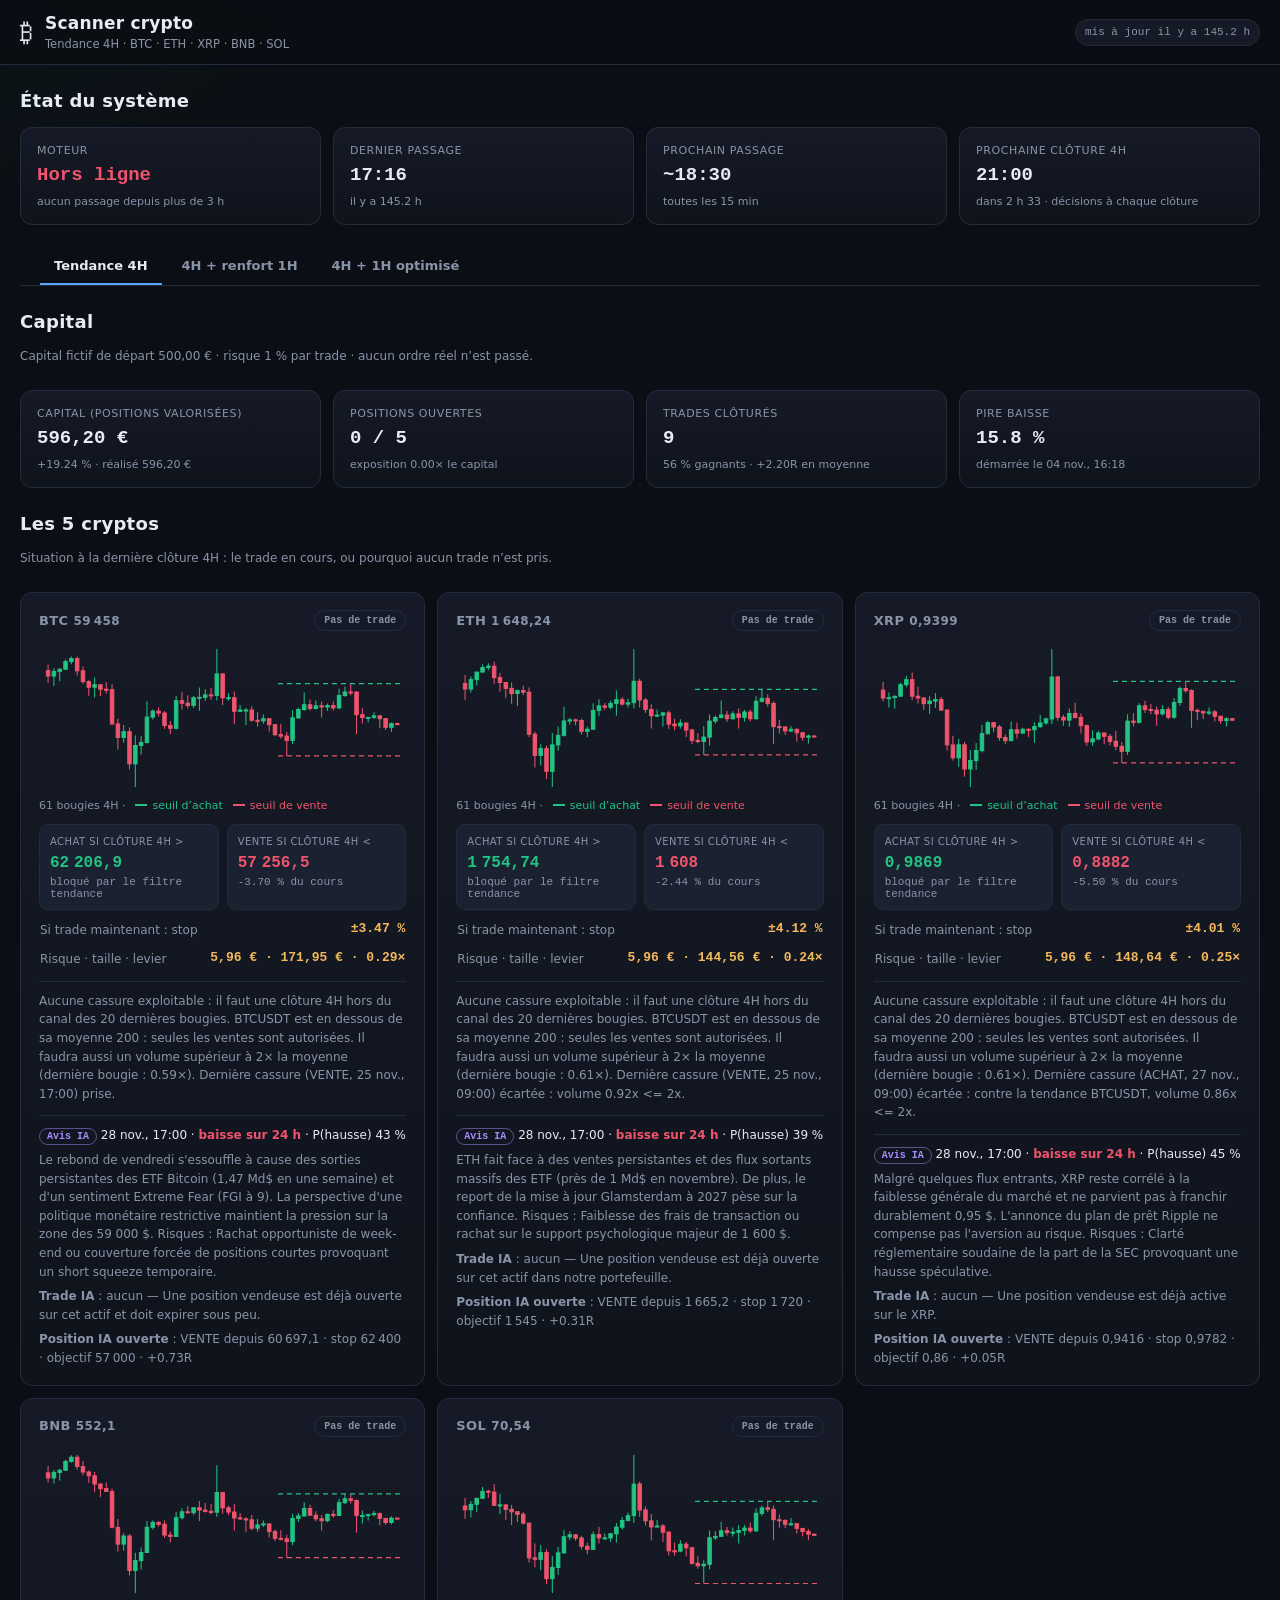
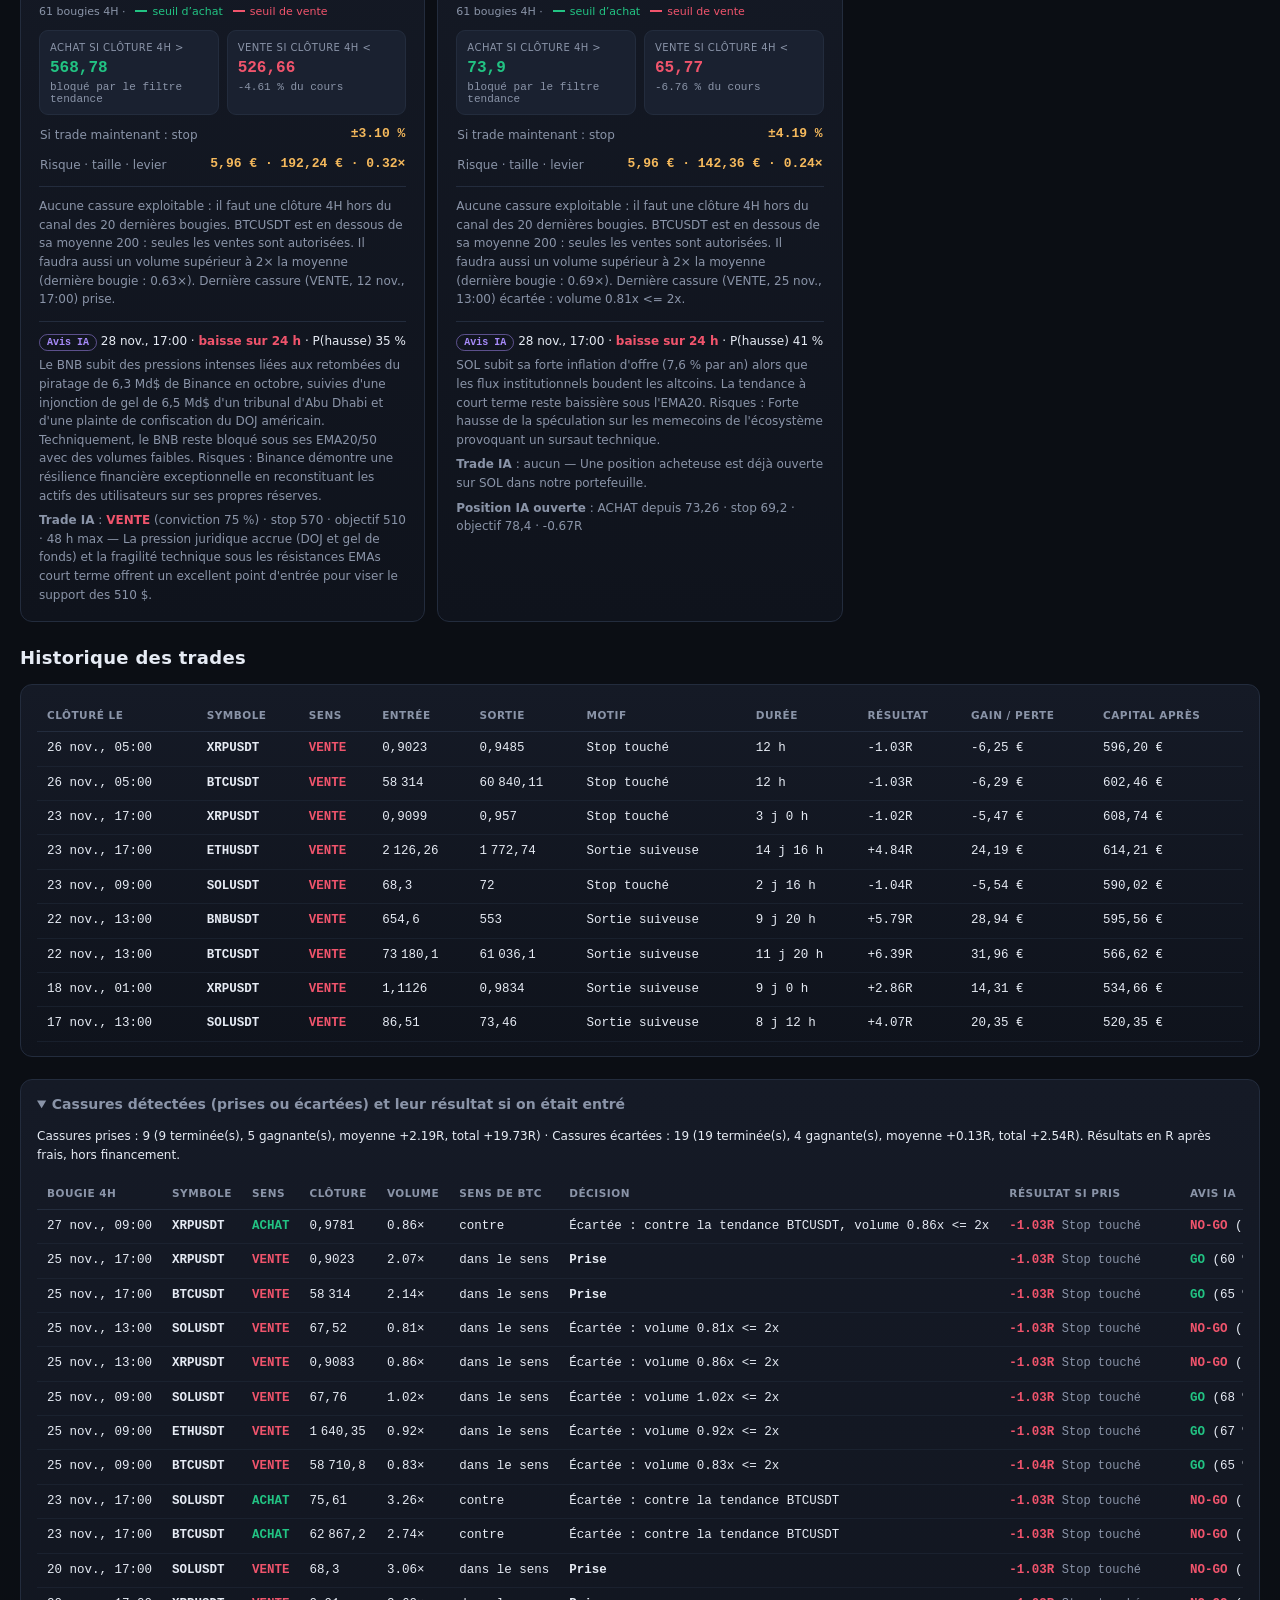
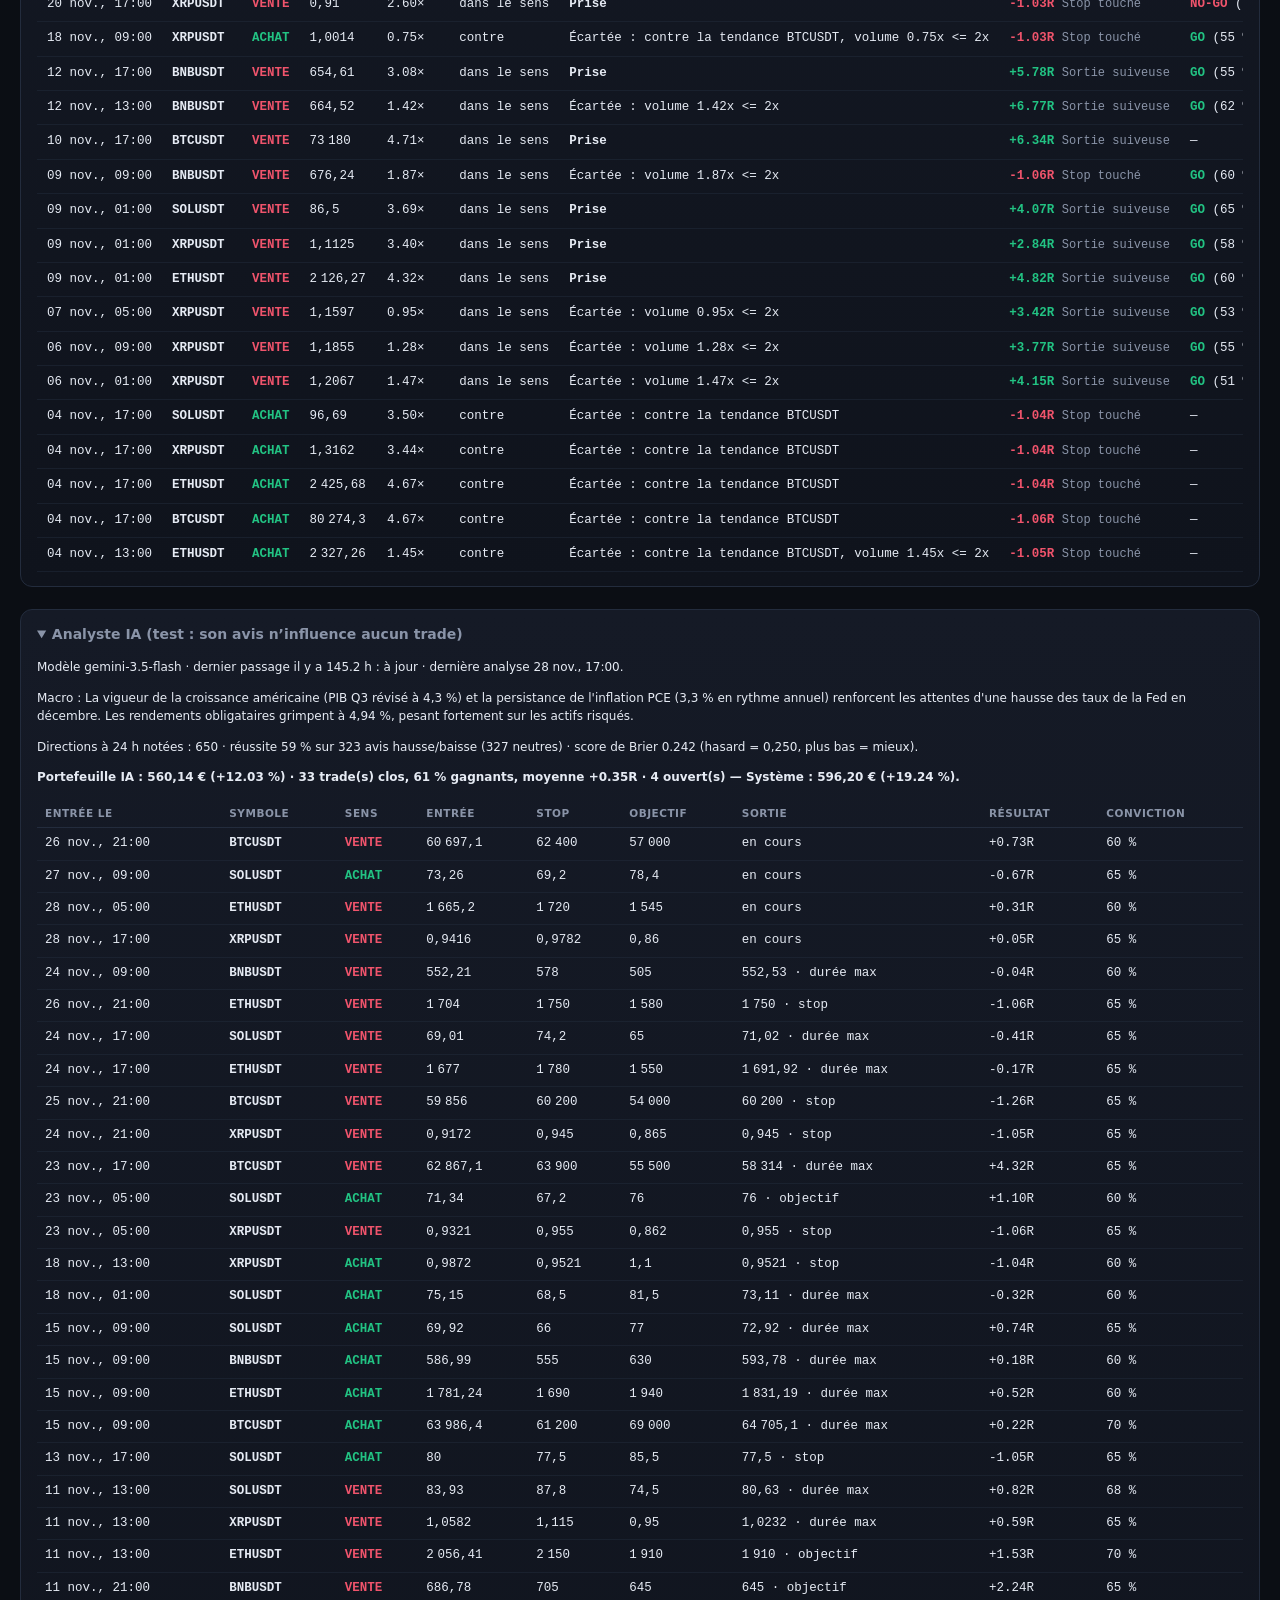
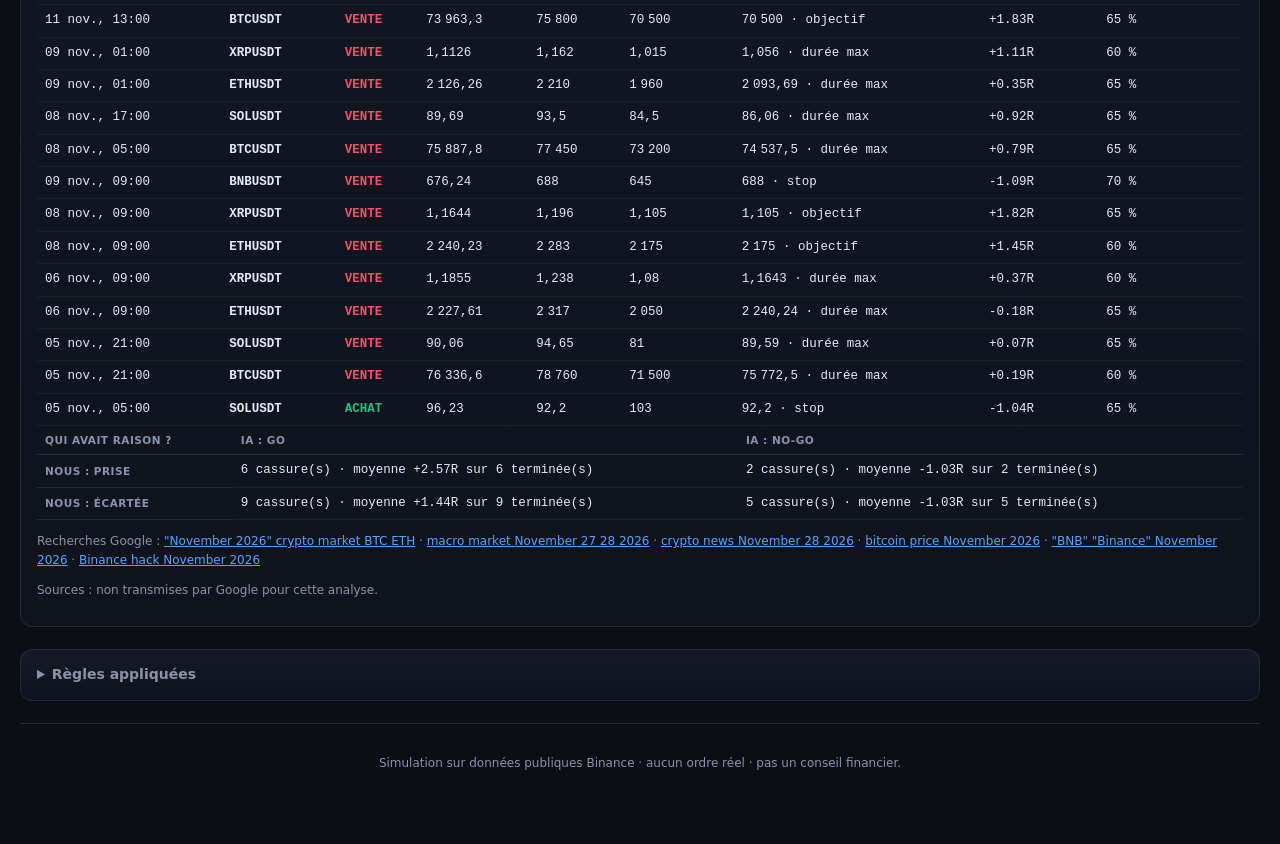
<file: frontend/index.html>
<!DOCTYPE html>
<html lang="fr">
<head>
<meta charset="UTF-8">
<meta http-equiv="Content-Security-Policy" content="default-src 'none'; script-src 'self'; style-src 'self' 'unsafe-inline'; connect-src 'self' https://raw.githubusercontent.com; img-src 'self' data:; font-src 'self'; manifest-src 'self'; base-uri 'none'; form-action 'none'; object-src 'none'; frame-src 'none'; worker-src 'none'">
<meta name="referrer" content="no-referrer">
<meta name="data-source" content="https://raw.githubusercontent.com/cfr6fpxy8c-svg/TR_opti/main/frontend/data/">
<meta name="viewport" content="width=device-width, initial-scale=1.0">
<title>Scanner crypto — Tendance 4H</title>
<meta name="description" content="Simulation d'une stratégie de tendance 4H sur 5 cryptos. Analyse uniquement, aucun ordre réel.">
<link rel="stylesheet" href="styles.css">
<link rel="manifest" href="manifest.webmanifest">
<meta name="theme-color" content="#0b0e14">
<link rel="icon" href="data:image/svg+xml,<svg xmlns='http://www.w3.org/2000/svg' viewBox='0 0 100 100'><text y='.9em' font-size='90'>📡</text></svg>">
</head>
<body>
<header class="topbar">
  <div class="topbar-inner">
    <div class="brand">
      <span class="brand-icon">₿</span>
      <div>
        <h1>Scanner crypto</h1>
        <p class="brand-sub">Tendance 4H · BTC · ETH · XRP · BNB · SOL</p>
      </div>
    </div>
    <div class="top-status"><span class="chip" id="trend-updated">—</span></div>
  </div>
</header>

<main class="container">
  <div class="notice hidden" id="preview-notice">
    Données en ligne inaccessibles : affichage de la copie intégrée au fichier, si elle existe.
  </div>
  <div class="notice hidden" id="trend-notice"></div>

  <section id="system-state" class="section">
    <div class="section-head"><h2>État du système</h2></div>
    <div class="grid grid-status">
      <div class="card stat"><span class="stat-label">Moteur</span><span class="stat-value" id="sy-health">—</span><span class="stat-sub" id="sy-health-sub">—</span></div>
      <div class="card stat"><span class="stat-label">Dernier passage</span><span class="stat-value" id="sy-last">—</span><span class="stat-sub" id="sy-last-sub">—</span></div>
      <div class="card stat"><span class="stat-label">Prochain passage</span><span class="stat-value" id="sy-next">—</span><span class="stat-sub">toutes les 15 min</span></div>
      <div class="card stat"><span class="stat-label">Prochaine clôture 4H</span><span class="stat-value" id="sy-bar">—</span><span class="stat-sub" id="sy-bar-sub">décisions à chaque clôture</span></div>
    </div>
  </section>

  <nav class="view-tabs section" aria-label="Portefeuilles">
    <button class="view-tab active" id="tab-main" type="button" aria-selected="true">Tendance 4H</button>
    <button class="view-tab" id="tab-combo" type="button" aria-selected="false">4H + renfort 1H</button>
    <button class="view-tab" id="tab-opti" type="button" aria-selected="false">4H + 1H optimisé</button>
  </nav>

<div id="view-main">
  <section id="trend-summary" class="section">
    <div class="section-head">
      <div><h2>Capital</h2>
        <p class="muted small" id="trend-subtitle">Capital fictif · aucun ordre réel n’est passé.</p></div>
    </div>
    <div class="grid grid-status">
      <div class="card stat"><span class="stat-label">Capital (positions valorisées)</span><span class="stat-value" id="tr-equity">—</span><span class="stat-sub" id="tr-equity-sub">—</span></div>
      <div class="card stat"><span class="stat-label">Positions ouvertes</span><span class="stat-value" id="tr-open">—</span><span class="stat-sub" id="tr-open-sub">—</span></div>
      <div class="card stat"><span class="stat-label">Trades clôturés</span><span class="stat-value" id="tr-trades">—</span><span class="stat-sub" id="tr-trades-sub">—</span></div>
      <div class="card stat"><span class="stat-label">Pire baisse</span><span class="stat-value" id="tr-dd">—</span><span class="stat-sub" id="tr-started">—</span></div>
    </div>
  </section>

  <section id="trend-cryptos" class="section">
    <div class="section-head">
      <div><h2>Les 5 cryptos</h2>
        <p class="muted small">Situation à la dernière clôture 4H : le trade en cours, ou pourquoi aucun trade n’est pris.</p></div>
    </div>
    <div class="signal-grid" id="trend-cryptos-grid"></div>
  </section>

  <section id="trend-journal" class="section">
    <div class="section-head"><h2>Historique des trades</h2></div>
    <div class="card table-wrap">
      <table class="table" id="trend-trades-table">
        <thead><tr><th>Clôturé le</th><th>Symbole</th><th>Sens</th><th>Entrée</th><th>Sortie</th>
          <th>Motif</th><th>Durée</th><th>Résultat</th><th>Gain / perte</th><th>Capital après</th></tr></thead>
        <tbody></tbody>
      </table>
      <div class="empty small hidden" id="trend-trades-empty">Aucun trade clôturé pour le moment.</div>
    </div>
  </section>

  <details class="card section" id="trend-evaluations" open>
    <summary>Cassures détectées (prises ou écartées) et leur résultat si on était entré</summary>
    <p class="small" id="trend-shadow-summary"></p>
    <div class="table-wrap">
      <table class="table" id="trend-evaluations-table">
        <thead><tr><th>Bougie 4H</th><th>Symbole</th><th>Sens</th><th>Clôture</th><th>Volume</th>
          <th>Sens de BTC</th><th>Décision</th><th>Résultat si pris</th><th>Avis IA</th></tr></thead>
        <tbody></tbody>
      </table>
      <div class="empty small hidden" id="trend-evaluations-empty">Aucune cassure détectée depuis le démarrage.</div>
    </div>
  </details>

  <details class="card section" id="ai-analyst" open>
    <summary>Analyste IA (test : son avis n’influence aucun trade)</summary>
    <p class="small" id="ai-status">—</p>
    <p class="small" id="ai-macro"></p>
    <p class="small" id="ai-direction">—</p>
    <p class="small"><b id="ai-portfolio">—</b></p>
    <div class="table-wrap">
      <table class="table compact" id="ai-trades-table">
        <thead><tr><th>Entrée le</th><th>Symbole</th><th>Sens</th><th>Entrée</th><th>Stop</th><th>Objectif</th>
          <th>Sortie</th><th>Résultat</th><th>Conviction</th></tr></thead>
        <tbody></tbody>
      </table>
      <div class="empty small hidden" id="ai-trades-empty">Aucun trade IA pour le moment.</div>
    </div>
    <div class="table-wrap">
      <table class="table compact" id="ai-matrix">
        <thead><tr><th>Qui avait raison ?</th><th>IA : GO</th><th>IA : NO-GO</th></tr></thead>
        <tbody></tbody>
      </table>
    </div>
    <div class="small muted" id="ai-sources"></div>
  </details>

  <details class="card section" id="trend-rules">
    <summary>Règles appliquées</summary>
    <ul class="small" id="trend-rules-list"></ul>
  </details>
</div>

<div id="view-combo" class="hidden">
  <div class="notice hidden" id="cb-notice"></div>
  <section class="section">
    <div class="section-head">
      <div><h2>Capital · 4H + renfort 1H</h2>
        <p class="muted small" id="cb-subtitle">Second portefeuille fictif, indépendant de la Tendance 4H · aucun ordre réel.</p></div>
    </div>
    <div class="grid grid-status">
      <div class="card stat"><span class="stat-label">Capital (positions valorisées)</span><span class="stat-value" id="cb-equity">—</span><span class="stat-sub" id="cb-equity-sub">—</span></div>
      <div class="card stat"><span class="stat-label">Positions ouvertes</span><span class="stat-value" id="cb-open">—</span><span class="stat-sub" id="cb-open-sub">—</span></div>
      <div class="card stat"><span class="stat-label">Trades clôturés</span><span class="stat-value" id="cb-trades">—</span><span class="stat-sub" id="cb-trades-sub">—</span></div>
      <div class="card stat"><span class="stat-label">Pire baisse</span><span class="stat-value" id="cb-dd">—</span><span class="stat-sub" id="cb-started">—</span></div>
    </div>
  </section>

  <section class="section">
    <div class="section-head"><div><h2>Les 5 cryptos</h2>
      <p class="muted small">Position 4H, renfort 1H et avis IA de ce portefeuille. Graphique : 60 dernières bougies 4H.</p></div></div>
    <div class="signal-grid" id="cb-grid"></div>
  </section>

  <section class="section">
    <div class="section-head"><h2>Historique des trades</h2></div>
    <div class="card table-wrap">
      <table class="table" id="cb-trades-table">
        <thead><tr><th>Clôturé le</th><th>Livre</th><th>Symbole</th><th>Sens</th><th>Entrée</th><th>Sortie</th>
          <th>Motif</th><th>Durée</th><th>Résultat</th><th>Gain / perte</th></tr></thead>
        <tbody></tbody>
      </table>
      <div class="empty small hidden" id="cb-trades-empty">Aucun trade clôturé pour le moment.</div>
    </div>
  </section>

  <details class="card section" open>
    <summary>Cassures détectées (4H et 1H) et leur résultat si on était entré</summary>
    <p class="small" id="cb-shadow-summary"></p>
    <div class="table-wrap">
      <table class="table" id="cb-evaluations-table">
        <thead><tr><th>Bougie</th><th>Livre</th><th>Symbole</th><th>Sens</th><th>Clôture</th><th>Volume</th>
          <th>Décision</th><th>Résultat si pris</th><th>Avis IA</th></tr></thead>
        <tbody></tbody>
      </table>
      <div class="empty small hidden" id="cb-evaluations-empty">Aucune cassure détectée depuis le démarrage.</div>
    </div>
  </details>

  <details class="card section" open>
    <summary>Analyste IA de ce portefeuille (test : son avis n’influence aucun trade)</summary>
    <p class="small" id="cb-ai-status">—</p>
    <p class="small" id="cb-ai-macro"></p>
    <p class="small" id="cb-ai-direction">—</p>
    <p class="small"><b id="cb-ai-portfolio">—</b></p>
    <div class="table-wrap">
      <table class="table compact" id="cb-ai-trades-table">
        <thead><tr><th>Entrée le</th><th>Symbole</th><th>Sens</th><th>Entrée</th><th>Stop</th><th>Objectif</th>
          <th>Sortie</th><th>Résultat</th><th>Conviction</th></tr></thead>
        <tbody></tbody>
      </table>
      <div class="empty small hidden" id="cb-ai-trades-empty">Aucun trade IA pour le moment.</div>
    </div>
    <div class="table-wrap">
      <table class="table compact" id="cb-ai-matrix">
        <thead><tr><th>Qui avait raison ?</th><th>IA : GO</th><th>IA : NO-GO</th></tr></thead>
        <tbody></tbody>
      </table>
    </div>
    <div class="small muted" id="cb-ai-sources"></div>
  </details>

  <details class="card section">
    <summary>Règles appliquées</summary>
    <ul class="small" id="cb-rules-list"></ul>
  </details>
</div>

<div id="view-opti" class="hidden">
  <div class="notice hidden" id="op-notice"></div>
  <section class="section">
    <div class="section-head">
      <div><h2>Capital · 4H + 1H optimisé</h2>
        <p class="muted small" id="op-subtitle">Troisième portefeuille fictif, indépendant des deux autres · aucun ordre réel.</p></div>
    </div>
    <div class="grid grid-status">
      <div class="card stat"><span class="stat-label">Capital (positions valorisées)</span><span class="stat-value" id="op-equity">—</span><span class="stat-sub" id="op-equity-sub">—</span></div>
      <div class="card stat"><span class="stat-label">Positions ouvertes</span><span class="stat-value" id="op-open">—</span><span class="stat-sub" id="op-open-sub">—</span></div>
      <div class="card stat"><span class="stat-label">Trades clôturés</span><span class="stat-value" id="op-trades">—</span><span class="stat-sub" id="op-trades-sub">—</span></div>
      <div class="card stat"><span class="stat-label">Pire baisse</span><span class="stat-value" id="op-dd">—</span><span class="stat-sub" id="op-started">—</span></div>
    </div>
  </section>

  <section class="section">
    <div class="section-head"><div><h2>Les 5 cryptos</h2>
      <p class="muted small">Position 4H et renfort 1H de ce portefeuille. Graphique : 60 dernières bougies 4H.</p></div></div>
    <div class="signal-grid" id="op-grid"></div>
  </section>

  <section class="section">
    <div class="section-head"><h2>Historique des trades</h2></div>
    <div class="card table-wrap">
      <table class="table" id="op-trades-table">
        <thead><tr><th>Clôturé le</th><th>Livre</th><th>Symbole</th><th>Sens</th><th>Entrée</th><th>Sortie</th>
          <th>Motif</th><th>Durée</th><th>Résultat</th><th>Gain / perte</th></tr></thead>
        <tbody></tbody>
      </table>
      <div class="empty small hidden" id="op-trades-empty">Aucun trade clôturé pour le moment.</div>
    </div>
  </section>

  <details class="card section" open>
    <summary>Cassures détectées (4H et 1H) et leur résultat si on était entré</summary>
    <p class="small" id="op-shadow-summary"></p>
    <div class="table-wrap">
      <table class="table" id="op-evaluations-table">
        <thead><tr><th>Bougie</th><th>Livre</th><th>Symbole</th><th>Sens</th><th>Clôture</th><th>Volume</th>
          <th>Décision</th><th>Résultat si pris</th></tr></thead>
        <tbody></tbody>
      </table>
      <div class="empty small hidden" id="op-evaluations-empty">Aucune cassure détectée depuis le démarrage.</div>
    </div>
  </details>

  <details class="card section" open>
    <summary>Règles appliquées</summary>
    <ul class="small" id="op-rules-list"></ul>
  </details>
</div>

  <footer class="footer">
    <p class="muted small">Simulation sur données publiques Binance · aucun ordre réel · pas un conseil financier.</p>
  </footer>
</main>

<script src="app.js"></script>
</body>
</html>
</file>
<file: frontend/styles.css>
/* Crypto 15M Signal Scanner — dark professional theme (no external assets) */
:root {
  --bg: #0b0e14;
  --bg-2: #0f131c;
  --card: #151a26;
  --card-2: #1a2130;
  --line: #232c3d;
  --text: #e6ebf4;
  --muted: #8a94a8;
  --green: #22c383;
  --green-dim: rgba(34, 195, 131, .12);
  --red: #f0546c;
  --red-dim: rgba(240, 84, 108, .12);
  --amber: #f5b95c;
  --amber-dim: rgba(245, 185, 92, .12);
  --blue: #5aa2ff;
  --blue-dim: rgba(90, 162, 255, .12);
  --violet: #a78bfa;
  --gold: #ffd166;
  --font: "Inter", "Segoe UI", system-ui, -apple-system, Roboto, "Helvetica Neue", Arial, sans-serif;
  --mono: "JetBrains Mono", "SFMono-Regular", Consolas, "Liberation Mono", Menlo, monospace;
}

* { box-sizing: border-box; }
html { scroll-behavior: smooth; }
body {
  margin: 0;
  font-family: var(--font);
  background:
    radial-gradient(1100px 500px at 85% -10%, rgba(90, 162, 255, .07), transparent 60%),
    radial-gradient(900px 420px at -10% 0%, rgba(34, 195, 131, .05), transparent 55%),
    var(--bg);
  color: var(--text);
  font-size: 14px;
  line-height: 1.55;
}

/* ---------------- top bar ---------------- */
.topbar {
  position: sticky; top: 0; z-index: 50;
  background: rgba(11, 14, 20, .88);
  backdrop-filter: blur(8px);
  border-bottom: 1px solid var(--line);
}
.topbar-inner {
  max-width: 1280px; margin: 0 auto; padding: 10px 20px;
  display: flex; align-items: center; justify-content: space-between; gap: 14px; flex-wrap: wrap;
}
.brand { display: flex; align-items: center; gap: 12px; }
.brand-icon { font-size: 26px; }
.brand h1 { font-size: 17px; margin: 0; letter-spacing: .2px; }
.brand-sub { margin: 0; color: var(--muted); font-size: 11.5px; }
.top-status { display: flex; gap: 8px; flex-wrap: wrap; }
.view-tabs { max-width: 1280px; margin: 0 auto; padding: 0 20px; display: flex; gap: 6px; border-bottom: 1px solid var(--line); }
.view-tab { position: relative; border: 0; border-bottom: 2px solid transparent; padding: 11px 14px 10px; background: transparent; color: var(--muted); font: 600 13px var(--font); cursor: pointer; }
.view-tab:hover, .view-tab.active { color: var(--text); }
.view-tab.active { border-bottom-color: var(--blue); }
.view-tab span { display: inline-grid; place-items: center; min-width: 20px; height: 20px; margin-left: 5px; padding: 0 5px; border-radius: 10px; background: var(--card-2); color: var(--muted); font: 11px var(--mono); }
.view-tab.active span { color: var(--blue); }
.history-total { color: var(--blue); font: 600 12px var(--mono); }
.history-footnote { margin-top: 12px; }
.chip {
  font-family: var(--mono); font-size: 11px; padding: 4px 9px; border-radius: 999px;
  border: 1px solid var(--line); background: var(--card); color: var(--muted); white-space: nowrap;
}
.chip-ok { color: var(--green); border-color: rgba(34,195,131,.4); background: var(--green-dim); }
.chip-warn { color: var(--amber); border-color: rgba(245,185,92,.4); background: var(--amber-dim); }
.chip-bad { color: var(--red); border-color: rgba(240,84,108,.4); background: var(--red-dim); }
.chip-idle { color: var(--muted); }

/* ---------------- layout ---------------- */
.container { max-width: 1280px; margin: 0 auto; padding: 22px 20px 60px; }
.section { margin-bottom: 34px; }
.section-head {
  display: flex; align-items: baseline; justify-content: space-between;
  gap: 12px; flex-wrap: wrap; margin-bottom: 12px;
}
.section-head h2 { font-size: 16px; margin: 0; letter-spacing: .3px; }
.muted { color: var(--muted); }
.small { font-size: 12px; }
.hidden { display: none !important; }

.notice {
  border: 1px solid var(--line); border-left: 3px solid var(--blue);
  background: var(--blue-dim); border-radius: 8px;
  padding: 10px 14px; margin-bottom: 14px; font-size: 12.5px; color: #c7d4ea;
}
.notice.warn { border-left-color: var(--amber); background: var(--amber-dim); color: #f0d9b8; }
.notice.disclaimer { border-left-color: var(--violet); background: rgba(167,139,250,.08); color: #cfc6f2; }

.grid { display: grid; gap: 12px; }
.grid-status { grid-template-columns: repeat(4, 1fr); }
.grid-overview { grid-template-columns: 3fr 2fr; }
.grid-perf { grid-template-columns: repeat(6, 1fr); }
.grid-charts { grid-template-columns: repeat(2, 1fr); margin-top: 12px; }

.card {
  background: linear-gradient(180deg, var(--card), var(--bg-2));
  border: 1px solid var(--line); border-radius: 12px; padding: 14px 16px;
}
.card h3 { margin: 0 0 10px; font-size: 13px; color: var(--muted); font-weight: 600; letter-spacing: .4px; text-transform: uppercase; }

.stat { display: flex; flex-direction: column; gap: 2px; }
.stat-label { font-size: 11px; text-transform: uppercase; letter-spacing: .6px; color: var(--muted); }
.stat-value { font-size: 19px; font-weight: 700; font-family: var(--mono); }
.stat-sub { font-size: 11px; color: var(--muted); }

/* ---------------- market overview ---------------- */
.breadth-bar { display: flex; height: 26px; border-radius: 7px; overflow: hidden; border: 1px solid var(--line); }
.breadth-bar .seg { display: flex; align-items: center; justify-content: center; font-size: 11px; font-family: var(--mono); color: #0b0e14; font-weight: 700; min-width: 0; white-space: nowrap; overflow: hidden; }
.breadth-legend { display: flex; gap: 14px; margin-top: 8px; font-size: 12px; color: var(--muted); flex-wrap: wrap; }
.dot { display: inline-block; width: 9px; height: 9px; border-radius: 3px; margin-right: 5px; }
.top-list { margin: 0; padding-left: 0; list-style: none; counter-reset: top; }
.top-list li {
  display: flex; justify-content: space-between; padding: 5px 0;
  border-bottom: 1px dashed var(--line); font-family: var(--mono); font-size: 12.5px;
}
.top-list li:last-child { border-bottom: 0; }
.top-list .rank { color: var(--muted); margin-right: 8px; }

/* ---------------- signal cards ---------------- */
.signal-grid { display: grid; grid-template-columns: repeat(auto-fill, minmax(330px, 1fr)); gap: 12px; }
.sig-card { border-radius: 12px; border: 1px solid var(--line); background: linear-gradient(180deg, var(--card), var(--bg-2)); overflow: hidden; }
.sig-card.long { border-color: rgba(34, 195, 131, .35); }
.sig-card.short { border-color: rgba(240, 84, 108, .35); }
.sig-head { display: flex; align-items: center; justify-content: space-between; padding: 10px 14px; border-bottom: 1px solid var(--line); }
.sig-symbol { font-family: var(--mono); font-weight: 700; font-size: 15px; letter-spacing: .4px; }
.sig-dir { font-family: var(--mono); font-size: 11px; font-weight: 800; padding: 3px 9px; border-radius: 6px; }
.long .sig-dir { background: var(--green-dim); color: var(--green); }
.short .sig-dir { background: var(--red-dim); color: var(--red); }
.sig-quality { font-family: var(--mono); font-size: 12px; font-weight: 800; padding: 3px 9px; border-radius: 6px; border: 1px solid; }
.q-A\+ { color: var(--gold); border-color: rgba(255, 209, 102, .5); background: rgba(255,209,102,.08); }
.q-A { color: var(--green); border-color: rgba(34,195,131,.5); background: var(--green-dim); }
.q-B\+ { color: var(--blue); border-color: rgba(90,162,255,.5); background: var(--blue-dim); }
.q-B { color: var(--amber); border-color: rgba(245,185,92,.5); background: var(--amber-dim); }
.q-C { color: var(--muted); border-color: var(--line); }

.sig-price-row { display: flex; gap: 10px; padding: 10px 14px; }
.price-box { flex: 1; border: 1px solid var(--line); border-radius: 9px; padding: 8px 10px; background: var(--card-2); }
.price-box .lbl { font-size: 10px; text-transform: uppercase; letter-spacing: .5px; color: var(--muted); display: flex; justify-content: space-between; }
.price-box .val { font-family: var(--mono); font-size: 15px; font-weight: 700; margin-top: 2px; }
.price-box .sub { font-size: 10.5px; color: var(--muted); font-family: var(--mono); }
.trigger-gap { color: var(--muted); font-family: var(--mono); font-size: 11px; margin-top: 3px; }

.sig-levels { padding: 4px 14px 10px; display: grid; grid-template-columns: 1fr 1fr 1fr; gap: 8px; }
.lvl { border-radius: 8px; padding: 7px 9px; border: 1px solid var(--line); background: var(--card-2); }
.lvl .lbl { font-size: 10px; color: var(--muted); text-transform: uppercase; letter-spacing: .5px; }
.lvl .val { font-family: var(--mono); font-size: 13px; font-weight: 600; }
.lvl.tp .val { color: var(--green); }
.lvl.sl .val { color: var(--red); }
.lvl.rr .val { color: var(--amber); }

.sig-meta { padding: 8px 14px; border-top: 1px solid var(--line); display: flex; flex-wrap: wrap; gap: 6px; }
.tag { font-family: var(--mono); font-size: 10.5px; padding: 3px 8px; border-radius: 5px; background: var(--card-2); border: 1px solid var(--line); color: var(--muted); }
.tag b { color: var(--text); font-weight: 600; }
.tag.on { color: var(--green); border-color: rgba(34,195,131,.35); }
.tag.off { opacity: .6; }
.sig-status { padding: 8px 14px 12px; display: flex; justify-content: space-between; align-items: center; }
.status-badge { font-family: var(--mono); font-size: 11.5px; font-weight: 800; padding: 4px 10px; border-radius: 6px; }
.st-WAITING_TRIGGER { background: var(--blue-dim); color: var(--blue); }
.st-TRIGGERED { background: var(--amber-dim); color: var(--amber); }
.st-WIN { background: var(--green-dim); color: var(--green); }
.st-LOSS { background: var(--red-dim); color: var(--red); }
.st-EXPIRED, .st-CANCELLED, .st-AMBIGUOUS { background: var(--card-2); color: var(--muted); }
.sig-time { font-size: 10.5px; color: var(--muted); font-family: var(--mono); }

/* ---------------- tables ---------------- */
.table-wrap { overflow-x: auto; }
.table { width: 100%; border-collapse: collapse; font-size: 12.5px; }
.table th {
  text-align: left; font-size: 10.5px; text-transform: uppercase; letter-spacing: .5px;
  color: var(--muted); padding: 8px 10px; border-bottom: 1px solid var(--line); white-space: nowrap;
}
.table td { padding: 7px 10px; border-bottom: 1px solid rgba(35, 44, 61, .5); white-space: nowrap; font-family: var(--mono); }
.table tbody tr:hover { background: rgba(90, 162, 255, .04); }
.table .num { text-align: right; }
.table.compact td, .table.compact th { padding: 6px 8px; }
.dir-l { color: var(--green); font-weight: 700; }
.dir-s { color: var(--red); font-weight: 700; }
.empty { color: var(--muted); font-size: 13px; padding: 18px; text-align: center; }

/* ---------------- controls ---------------- */
.filter-pills { display: flex; gap: 6px; flex-wrap: wrap; }
.pill {
  font-family: var(--mono); font-size: 11px; padding: 4px 11px; cursor: pointer;
  border-radius: 999px; border: 1px solid var(--line); background: var(--card); color: var(--muted);
  transition: all .15s;
}
.pill:hover { border-color: var(--blue); color: var(--text); }
.pill.active { background: var(--blue-dim); border-color: var(--blue); color: var(--blue); font-weight: 700; }
.history-controls { display: flex; gap: 10px; flex-wrap: wrap; align-items: center; margin-bottom: 12px; }
#hist-search {
  background: var(--card-2); border: 1px solid var(--line); color: var(--text);
  border-radius: 8px; padding: 7px 12px; font-family: var(--mono); font-size: 12px; width: 180px; outline: none;
}
#hist-search:focus { border-color: var(--blue); }
#history-count { padding: 8px 2px 0; }

/* ---------------- charts ---------------- */
.chart-card .chart { min-height: 190px; }
.chart svg { width: 100%; height: 190px; display: block; }
.chart .axis-label { font-size: 10px; fill: var(--muted); font-family: var(--mono); }
.chart .bar-label { font-size: 10px; fill: var(--text); font-family: var(--mono); }
.chart .grid-line { stroke: var(--line); stroke-width: 1; stroke-dasharray: 3 4; }
.chart .zero-line { stroke: var(--muted); stroke-width: 1; }

/* ---------------- methodology & logs ---------------- */
.methodology details { border-bottom: 1px solid var(--line); padding: 8px 0; }
.methodology summary { cursor: pointer; font-weight: 600; font-size: 13.5px; color: var(--text); }
.methodology p { color: var(--muted); font-size: 13px; margin: 8px 0; }
.log-box { background: #0a0d13; }
.log-box pre {
  margin: 0; font-family: var(--mono); font-size: 11.5px; line-height: 1.7;
  color: #9fb0c8; max-height: 340px; overflow-y: auto; white-space: pre-wrap;
}
.log-box .lv-info { color: var(--muted); }
.log-box .lv-warn { color: var(--amber); }
.log-box .lv-error { color: var(--red); }

.footer { border-top: 1px solid var(--line); padding-top: 18px; text-align: center; font-size: 12px; color: var(--muted); }

/* ---------------- responsive ---------------- */
@media (max-width: 1080px) {
  .grid-status { grid-template-columns: repeat(2, 1fr); }
  .grid-perf { grid-template-columns: repeat(3, 1fr); }
  .grid-overview { grid-template-columns: 1fr; }
}
@media (max-width: 640px) {
  .topbar-inner { padding: 10px 14px; }
  .container { padding: 16px 12px 40px; }
  .grid-status, .grid-perf, .grid-charts { grid-template-columns: 1fr; }
  .signal-grid { grid-template-columns: 1fr; }
  .brand h1 { font-size: 15px; }
  .stat-value { font-size: 17px; }
  .top-status { width: 100%; }
}

/* Stale-data mode: when the browser detects the published data is older than
   the scan cadence allows, the whole page is visibly marked so a snapshot is
   never mistaken for a live market view. */
body.data-stale .signal-grid,
body.data-stale #screener,
body.data-stale #market-overview { opacity: .72; }
body.data-stale .notice.warn,
body.data-stale #health-notice {
  border-left: 4px solid var(--red);
  font-weight: 600;
}

/* Rejection funnel */
.funnel-card { padding: 14px 16px; margin-top: 14px; }
.funnel-card summary { cursor: pointer; font-weight: 600; }
.funnel-card .num { text-align: right; font-variant-numeric: tabular-nums; }
.funnel-card table { width: 100%; margin-top: 10px; }

/* Focused BTC view */
.container { max-width: 1440px; }
.section { margin-bottom: 22px; }
.section-head h2 { font-size: 18px; }
.status-primary { grid-template-columns: repeat(4, minmax(0, 1fr)); }
.status-primary .card { min-height: 92px; }
.system-more { margin-top: 9px; }
.system-more > summary,
.analysis-details > summary {
  color: var(--muted); cursor: pointer; font-size: 12px; padding: 5px 2px;
}
.system-detail-grid { grid-template-columns: repeat(4, minmax(0, 1fr)); margin-top: 8px; }
.analysis-layout { display: grid; grid-template-columns: minmax(0, 1.65fr) minmax(300px, .8fr); gap: 14px; }
.btc-chart-card { min-width: 0; padding: 16px 18px 12px; }
.chart-heading { display: flex; justify-content: space-between; align-items: center; gap: 12px; }
.chart-heading > div:first-child strong { font: 700 16px var(--mono); }
.chart-price { display: flex; align-items: baseline; gap: 10px; font-family: var(--mono); }
.chart-price strong { font-size: 21px; }
.candlestick-wrap { position: relative; min-height: 300px; margin-top: 8px; }
.candlestick-chart { display: block; width: 100%; height: 340px; overflow: visible; }
.chart-empty { position: absolute; inset: 0; display: grid; place-items: center; background: rgba(11,14,20,.5); }
.chart-grid-line { stroke: var(--line); stroke-width: 1; stroke-dasharray: 3 5; }
.chart-axis-label { fill: var(--muted); font: 10px var(--mono); }
.candle-up { stroke: var(--green); fill: var(--green); stroke-width: 1.2; }
.candle-down { stroke: var(--red); fill: var(--red); stroke-width: 1.2; }
.chart-live-line { stroke: var(--blue); stroke-width: 1.2; stroke-dasharray: 5 4; }
.chart-entry-line { stroke: var(--amber); stroke-width: 1.2; stroke-dasharray: 5 4; }
.chart-tp-line { stroke: var(--green); stroke-width: 1.2; stroke-dasharray: 5 4; }
.chart-sl-line { stroke: var(--red); stroke-width: 1.2; stroke-dasharray: 5 4; }
.chart-level-label { font-weight: 700; }
.chart-legend { display: flex; flex-wrap: wrap; align-items: center; gap: 14px; color: var(--muted); font-size: 11px; }
.chart-legend span { display: inline-flex; align-items: center; gap: 6px; }
.legend-swatch { width: 9px; height: 9px; border-radius: 2px; display: inline-block; }
.legend-swatch.up { background: var(--green); }
.legend-swatch.down { background: var(--red); }
.setup-card { padding: 17px 18px; }
.setup-title-row { display: flex; align-items: center; justify-content: space-between; gap: 10px; }
.setup-title-row h3 { margin: 0; }
.setup-state { border: 1px solid var(--line); border-radius: 999px; padding: 4px 9px; color: var(--muted); font: 700 10px var(--mono); white-space: nowrap; }
.setup-state.long { color: var(--green); border-color: rgba(34,195,131,.4); background: var(--green-dim); }
.setup-state.short { color: var(--red); border-color: rgba(240,84,108,.4); background: var(--red-dim); }
.setup-state.wait { color: var(--amber); border-color: rgba(245,185,92,.4); background: var(--amber-dim); }
.stat-value.ok { color: var(--green); }
.stat-value.warn { color: var(--amber); }
.stat-value.bad { color: var(--red); }
.mini-chart { display: block; width: 100%; height: 150px; margin: 12px 0 4px; }
.mini-chart .candle-up, .mini-chart .candle-down { stroke-width: 1; }
.lvl-entry, .lvl-stop, .lvl-trail { stroke-width: 1.2; stroke-dasharray: 5 4; vector-effect: non-scaling-stroke; }
.lvl-entry { stroke: var(--blue); }
.lvl-stop { stroke: var(--red); }
.lvl-trail { stroke: var(--green); }
.mini-legend { display: flex; flex-wrap: wrap; gap: 10px; margin-bottom: 10px; color: var(--muted); font-size: 11px; }
.mini-legend span::before { content: ""; display: inline-block; width: 12px; height: 0; margin: 0 5px 3px 0; border-top: 2px dashed currentColor; }
.lg-entry { color: var(--blue); }
.lg-stop { color: var(--red); }
.lg-trail { color: var(--green); }
.ai-view { margin-top: 12px; border-top: 1px solid var(--line); padding-top: 10px; font-size: 12px; }
.ai-view p { margin: 6px 0 0; color: var(--muted); }
.ai-tag { border: 1px solid rgba(167,139,250,.5); color: var(--violet); border-radius: 999px; padding: 2px 7px; font: 700 10px var(--mono); }
#ai-sources a { color: var(--blue); }
details.card > summary { cursor: pointer; font-weight: 600; color: var(--muted); }
details.card[open] > summary { margin-bottom: 10px; }
.score-block { display: flex; align-items: center; justify-content: space-between; margin-top: 20px; }
.score-value { font: 700 30px var(--mono); line-height: 1.2; }
.score-tier { color: var(--blue); font: 700 14px var(--mono); }
.score-track { height: 6px; overflow: hidden; border-radius: 99px; background: var(--line); margin-top: 10px; }
.score-track > span { display: block; height: 100%; width: 0; background: var(--muted); transition: width .2s ease; }
.score-track > span.long { background: var(--green); }
.score-track > span.short { background: var(--red); }
.score-note { margin: 7px 0 14px; }
.trade-levels { display: grid; grid-template-columns: 1fr 1fr; gap: 8px; }
.trade-level { display: flex; flex-direction: column; gap: 4px; min-width: 0; border: 1px solid var(--line); border-radius: 9px; padding: 9px 10px; background: var(--card-2); }
.trade-level.entry { grid-column: 1 / -1; }
.trade-level span { color: var(--muted); font-size: 10px; text-transform: uppercase; letter-spacing: .45px; }
.trade-level strong { font: 700 16px var(--mono); overflow-wrap: anywhere; }
.trade-level small { color: var(--muted); font: 11px var(--mono); }
.trade-level.tp strong { color: var(--green); }
.trade-level.sl strong { color: var(--red); }
.setup-foot { display: flex; justify-content: space-between; padding: 11px 1px 0; color: var(--muted); font-size: 12px; }
.setup-foot strong { color: var(--amber); font: 700 13px var(--mono); }
.setup-explanation { margin: 12px 0 0; border-top: 1px solid var(--line); padding-top: 10px; color: var(--muted); font-size: 12px; }
.metric-strip { display: grid; grid-template-columns: repeat(6, minmax(0, 1fr)); gap: 8px; margin-top: 10px; }
.metric-pill { display: flex; flex-direction: column; gap: 3px; border: 1px solid var(--line); background: var(--card); border-radius: 9px; padding: 9px 11px; min-width: 0; }
.metric-pill span { color: var(--muted); font-size: 10px; text-transform: uppercase; letter-spacing: .4px; }
.metric-pill strong { font: 600 13px var(--mono); overflow-wrap: anywhere; }
.analysis-details { margin-top: 9px; padding: 0 2px; }
.analysis-details[open] { padding: 12px; border: 1px solid var(--line); border-radius: 10px; background: var(--bg-2); }
.indicator-table { min-width: 900px; margin-top: 8px; }
.structure-summary { white-space: pre-line; margin-top: 10px; padding: 10px 12px; background: var(--card); border-radius: 8px; color: var(--muted); font: 11px/1.8 var(--mono); }
.advanced-panel { padding: 0; border: 0; background: none; }
.advanced-panel > summary { display: flex; align-items: center; justify-content: space-between; gap: 14px; padding: 14px 16px; border: 1px solid var(--line); border-radius: 11px; background: var(--card); cursor: pointer; list-style: none; font-weight: 650; }
.advanced-panel > summary::-webkit-details-marker { display: none; }
.advanced-panel > summary::after { content: "+"; margin-left: auto; color: var(--blue); font: 700 20px var(--mono); }
.advanced-panel[open] > summary { margin-bottom: 16px; }
.advanced-panel[open] > summary::after { content: "−"; }
.advanced-panel > summary small { color: var(--muted); font-weight: 400; }
.advanced-panel > section { margin-top: 20px; }

@media (max-width: 1080px) {
  .analysis-layout { grid-template-columns: minmax(0, 1.35fr) minmax(270px, .9fr); }
  .metric-strip { grid-template-columns: repeat(3, minmax(0, 1fr)); }
}
@media (max-width: 800px) {
  .analysis-layout { grid-template-columns: 1fr; }
  .setup-card { order: -1; }
  .status-primary, .system-detail-grid { grid-template-columns: repeat(2, minmax(0, 1fr)); }
  .advanced-panel > summary { align-items: flex-start; flex-wrap: wrap; }
}
@media (max-width: 520px) {
  .view-tabs { padding: 0 10px; }
  .view-tab { flex: 1; padding-inline: 7px; font-size: 12px; }
  .status-primary, .system-detail-grid, .metric-strip { grid-template-columns: repeat(2, minmax(0, 1fr)); }
  .candlestick-wrap { min-height: 240px; }
  .candlestick-chart { height: 260px; }
  .chart-price { flex-direction: column; align-items: flex-end; gap: 1px; }
  .chart-price strong { font-size: 16px; }
  .setup-card { order: initial; }
}
</file>
